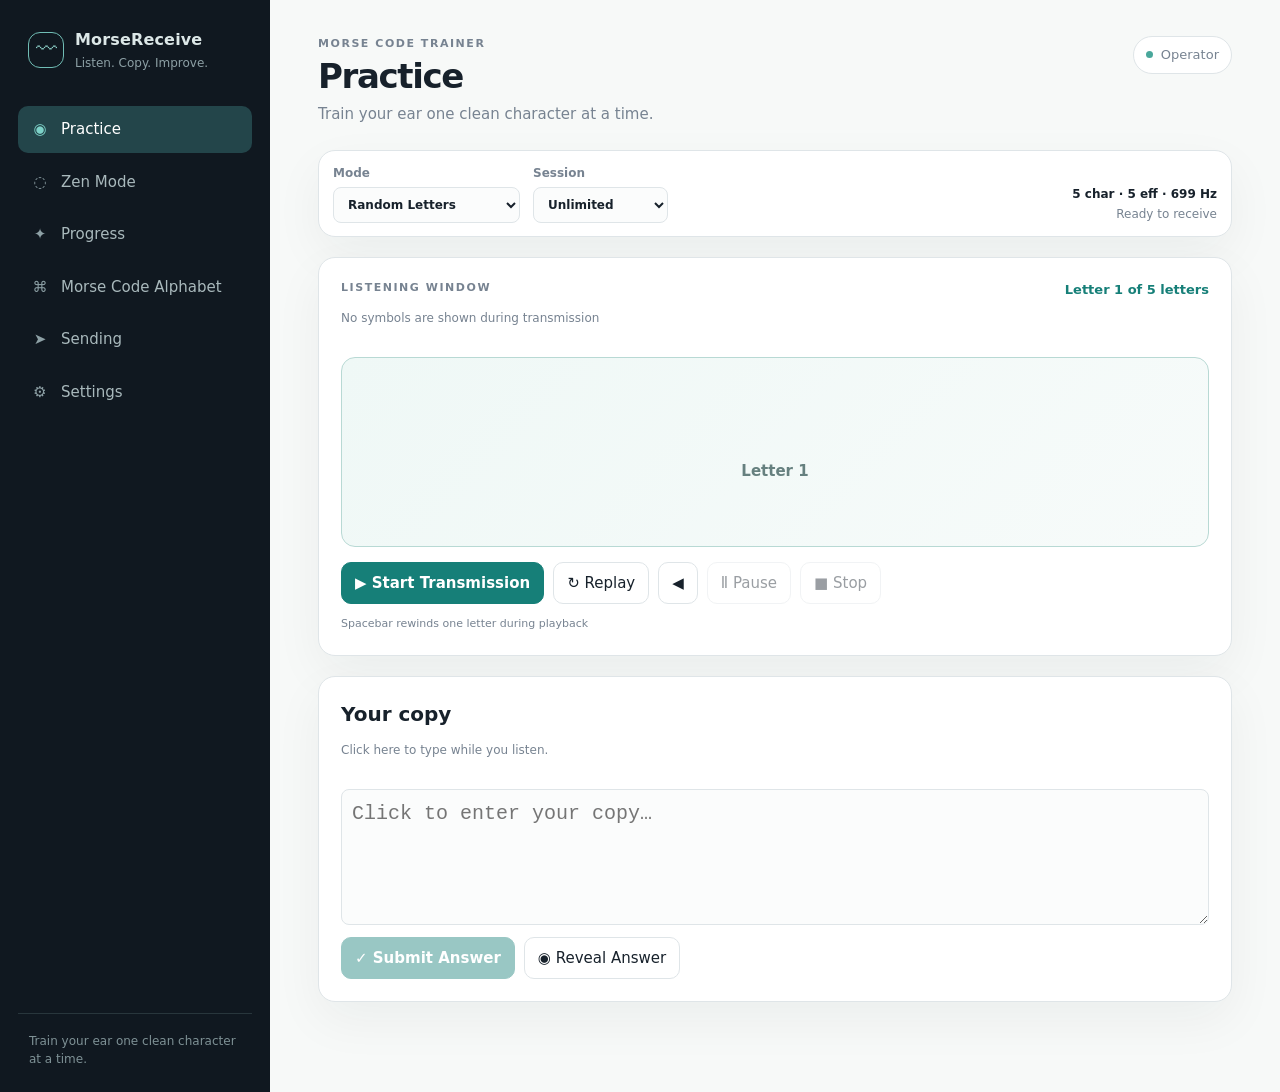
<file: morse-deploy-ready 2/index.html>
<!doctype html>
<html lang="en">
<head>
  <meta charset="utf-8">
  <meta name="viewport" content="width=device-width, initial-scale=1">
  <meta name="theme-color" content="#101820">
  <meta name="description" content="MorseReceive — listen, copy, and improve your Morse code reception.">
  <title>MorseReceive</title>
  <link rel="stylesheet" href="styles.css">
  <link rel="stylesheet" href="feedback.css?v=2">
  <link rel="stylesheet" href="rpg.css/rpg.css?v=9">
</head>
<body>
  <div class="app-shell">
    <aside class="sidebar">
      <div class="brand">
        <div class="brand-mark">〰</div>
        <div><strong>MorseReceive</strong><span>Listen. Copy. Improve.</span></div>
      </div>
      <nav class="side-nav" aria-label="Primary navigation">
        <button class="nav-item active" data-view="practice"><span>◉</span>Practice</button>
        <button class="nav-item" data-view="listen-only"><span>◌</span>Zen Mode</button>
        <button class="nav-item" data-view="progress"><span>✦</span>Progress</button>
        <button class="nav-item" data-view="alphabet"><span>⌘</span>Morse Code Alphabet</button>
        <button class="nav-item" data-view="sending"><span>➤</span>Sending</button>
        <button class="nav-item" data-view="settings"><span>⚙</span>Settings</button>
      </nav>
      <div class="sidebar-note">Train your ear one clean character at a time.</div>
    </aside>

    <main class="main-content">
      <section class="view active" id="practice-view" aria-labelledby="practice-title">
        <header class="page-header">
          <div><p class="eyebrow">MORSE CODE TRAINER</p><h1 id="practice-title">Practice</h1><p>Train your ear one clean character at a time.</p></div>
          <div class="profile-pill"><span class="status-dot"></span><span id="profile-label">Operator</span></div>
        </header>

        <div class="settings-strip panel">
          <label>Mode<select id="mode-select"><option value="letters">Random Letters</option><option value="numbers">Numbers</option><option value="mixed">Letters + Numbers</option><option value="phrases">Phrases</option><option value="halloween">Halloween Words</option><option value="sentences">Sentences</option><option value="halloween-sentences">Halloween Sentences</option></select></label>
          <label>Session<select id="session-select"><option value="0">Unlimited</option><option value="1">1 min</option><option value="3">3 min</option><option value="5">5 min</option><option value="10">10 min</option></select></label>
          <div class="settings-summary"><strong id="summary">5 char · 5 eff · 699 Hz</strong><span>Ready to receive</span></div>
        </div>

        <section class="panel theme-selector" id="practice-theme-selector" hidden aria-labelledby="practice-themes-title">
          <div class="theme-selector-heading"><div><p class="eyebrow">SENTENCE THEMES</p><h2 id="practice-themes-title">Choose your themes</h2><p class="muted">Select one or more libraries for sentence practice.</p></div><button type="button" class="theme-select-all" id="theme-select-all">Select All</button></div>
          <div class="theme-options" id="theme-options"></div>
          <p class="theme-selection-message" id="theme-selection-message" role="status"></p>
        </section>

        <section class="panel listening-card">
          <div class="card-heading"><div><p class="eyebrow">LISTENING WINDOW</p><p class="muted">No symbols are shown during transmission</p></div><strong class="progress-label" id="progress-label">Letter 1 of 5 letters</strong></div>
          <div class="listening-window" id="listening-window"><div class="bars" id="bars" aria-hidden="true"></div><strong id="status-label">Letter 1</strong><span id="countdown-label"></span></div>
          <div class="controls">
            <button class="primary" id="start-button">▶ <span>Start Transmission</span></button>
            <button id="replay-button">↻ <span>Replay</span></button>
            <button id="rewind-button" aria-label="Rewind to the previous letter" title="Rewind to the previous letter">◀</button>
            <button id="pause-button" disabled>Ⅱ <span>Pause</span></button>
            <button id="stop-button" disabled>■ <span>Stop</span></button>
          </div>
          <p class="shortcut-hint">Spacebar rewinds one letter during playback</p>
        </section>

        <section class="panel answer-card">
          <div class="card-heading"><div><h2>Your copy</h2><p class="muted">Click here to type while you listen.</p></div><strong id="score-label"></strong></div>
          <textarea id="answer-input" rows="4" placeholder="Click to enter your copy…" spellcheck="false" readonly></textarea>
          <div class="answer-actions"><button class="primary" id="submit-button" disabled>✓ Submit Answer</button><button id="reveal-button">◉ Reveal Answer</button><button class="primary continue-button" id="continue-button" hidden>Next →</button><span class="answer-message" id="answer-message"></span></div>
          <div class="result" id="result" hidden></div>
        </section>

      </section>

      <section class="view" id="listen-only-view" aria-labelledby="listen-only-title">
        <header class="page-header">
          <div><p class="eyebrow">MORSE CODE TRAINER</p><h1 id="listen-only-title">Zen Mode</h1><p>Hear each transmission, then choose when you are ready for the next one.</p></div>
          <div class="profile-pill"><span class="status-dot"></span><span id="listen-profile-label">Operator</span></div>
        </header>

        <div class="settings-strip panel">
          <label>Mode<select id="listen-mode-select"><option value="letters">Random Letters</option><option value="numbers">Numbers</option><option value="mixed">Letters + Numbers</option><option value="phrases">Phrases</option><option value="halloween">Halloween Words</option><option value="sentences">Sentences</option><option value="halloween-sentences">Halloween Sentences</option></select></label>
          <label>Session<select id="listen-session-select"><option value="0">Unlimited</option><option value="1">1 min</option><option value="3">3 min</option><option value="5">5 min</option><option value="10">10 min</option></select></label>
          <div class="settings-summary"><strong id="listen-summary">5 char · 5 eff · 699 Hz</strong><span>Ready to receive</span></div>
        </div>

        <section class="panel theme-selector" id="listen-theme-selector" hidden aria-labelledby="listen-themes-title">
          <div class="theme-selector-heading"><div><p class="eyebrow">SENTENCE THEMES</p><h2 id="listen-themes-title">Choose your themes</h2><p class="muted">Select one or more libraries for sentence practice.</p></div><button type="button" class="theme-select-all" id="listen-theme-select-all">Select All</button></div>
          <div class="theme-options" id="listen-theme-options"></div>
          <p class="theme-selection-message" id="listen-theme-selection-message" role="status"></p>
        </section>

        <section class="panel listening-card">
          <div class="card-heading"><div><p class="eyebrow">LISTENING WINDOW</p><p class="muted">No symbols or answer box in Zen Mode</p></div><strong class="progress-label" id="listen-progress-label">Letter 1 of 5 letters</strong></div>
          <div class="listening-window" id="listen-listening-window"><div class="bars" id="listen-bars" aria-hidden="true"></div><strong id="listen-status-label">Letter 1</strong><span id="listen-countdown-label"></span></div>
          <div class="controls">
            <button class="primary" id="listen-start-button">▶ <span>Start Transmission</span></button>
            <button id="listen-replay-button">↻ <span>Replay</span></button>
            <button id="listen-rewind-button" aria-label="Rewind to the previous letter" title="Rewind to the previous letter">◀</button>
            <button id="listen-pause-button" disabled>Ⅱ <span>Pause</span></button>
            <button id="listen-stop-button" disabled>■ <span>Stop</span></button>
            <button class="primary continue-button" id="listen-next-button" disabled hidden>Next →</button>
          </div>
          <p class="shortcut-hint">Spacebar rewinds one letter during playback · Next advances after the transmission ends</p>
        </section>
      </section>

      <section class="view" id="progress-view" aria-labelledby="progress-title">
        <header class="page-header"><div><p class="eyebrow">OPERATOR PROGRESSION</p><h1 id="progress-title">Progress</h1><p>Track your signal, challenges, mastery, and achievements.</p></div><div class="profile-pill"><span class="status-dot"></span><span id="progress-rank-label">Signal Novice</span></div></header>

        <section class="panel rpg-dashboard" aria-labelledby="progression-title">
          <div class="rpg-dashboard-heading"><div><p class="eyebrow">SIGNAL PATH</p><h2 id="progression-title">Level up your reception</h2><p class="muted">Every clean copy moves you closer to the next rank.</p></div><div class="rank-chip"><span id="rpg-rank-icon">◈</span><span id="rpg-rank">Signal Novice</span></div></div>
          <div class="rpg-level-row"><div class="level-orb"><span>LEVEL</span><strong id="rpg-level">1</strong></div><div class="xp-panel"><div class="xp-label-row"><strong id="rpg-xp-label">0 / 100 XP</strong><span id="rpg-next-level">100 XP to next level</span></div><div class="xp-track"><div id="rpg-xp-fill"></div></div><p id="rpg-xp-message" class="muted">Start a transmission to earn XP.</p></div></div>
        </section>

        <div class="rpg-two-column">
          <section class="panel rpg-section daily-quest-panel" aria-labelledby="daily-title"><div class="section-heading"><div><p class="eyebrow">DAILY OBJECTIVES</p><h2 id="daily-title">Daily Quests</h2></div><span id="daily-date" class="muted"></span></div><div class="daily-quest-summary"><strong id="daily-quest-count">0/5 quests complete</strong><span id="daily-reset-countdown">Resets in --:--:--</span><span id="daily-streak-status">Complete 3 quests to qualify for today’s streak.</span></div><div class="quest-group"><div class="quest-group-label">Standard quests</div><div id="daily-quests-standard" class="challenge-list"></div></div><div class="quest-group"><div class="quest-group-label">Bonus quests</div><div id="daily-quests-bonus" class="challenge-list"></div></div></section>
          <section class="panel rpg-section" aria-labelledby="stats-title"><div class="section-heading"><div><p class="eyebrow">FIELD REPORT</p><h2 id="stats-title">Training Statistics</h2></div></div><div id="rpg-stat-grid" class="rpg-stat-grid"></div></section>
        </div>

        <section class="panel rpg-section theme-progress-section" aria-labelledby="theme-progress-title"><div class="section-heading"><div><p class="eyebrow">THEMED RECEPTION</p><h2 id="theme-progress-title">Sentence Library Progress</h2><p class="muted">Unique themed sentences completed with a perfect copy.</p></div></div><div id="theme-progress-grid" class="theme-progress-grid"></div></section>

        <section class="panel rpg-section" aria-labelledby="achievements-title"><div class="section-heading"><div><p class="eyebrow">TROPHIES</p><h2 id="achievements-title">Achievements</h2></div><span id="achievement-count" class="muted"></span></div><div id="achievement-grid" class="achievement-grid"></div></section>
      </section>

      <section class="view" id="alphabet-view" aria-labelledby="alphabet-title">
        <header class="page-header"><div><p class="eyebrow">REFERENCE</p><h1 id="alphabet-title">Morse Code Alphabet</h1><p>International Morse Code, always available offline.</p></div></header>
        <div class="alphabet-grid panel" id="alphabet-grid"></div>
      </section>

      <section class="view" id="sending-view" aria-labelledby="sending-title">
        <header class="page-header"><div><p class="eyebrow">MORSE CODE TRAINER</p><h1 id="sending-title">Sending</h1><p>Your sending reference design.</p></div></header>
        <section class="panel sending-card">
          <img class="sending-design" src="Untitled Design.png" alt="CWING SDD sending design">
        </section>
      </section>

      <section class="view" id="settings-view" aria-labelledby="settings-title">
        <header class="page-header"><div><p class="eyebrow">PREFERENCES</p><h1 id="settings-title">Settings</h1><p>Shape the timing and feel of your practice sessions.</p></div></header>
        <div class="panel settings-form">
          <div class="setting-section"><h2>CW timing</h2><label>Character speed <output id="character-wpm-value">5 WPM</output><input id="character-wpm" type="range" min="1" max="40" value="5"></label><label>Effective speed <output id="effective-wpm-value">5 WPM</output><input id="effective-wpm" type="range" min="1" max="40" value="5"></label><label>Tone frequency <output id="frequency-value">699 Hz</output><input id="frequency" type="range" min="300" max="1000" value="699"></label><label>Volume <output id="volume-value">62%</output><input id="volume" type="range" min="0" max="100" value="62"></label><button id="reset-settings">Reset to Standard Timing</button></div>
          <div class="setting-section"><h2>Exercise behavior</h2><label class="toggle-row"><span>Countdown before transmission</span><input id="countdown-setting" type="checkbox" checked></label><label class="toggle-row"><span>Repeat until decoded correctly</span><input id="repeat-correct" type="checkbox"></label><label>Silence before <output id="before-value">0.7s</output><input id="silence-before" type="range" min="0" max="3" step="0.1" value="0.7"></label><label>Silence after <output id="after-value">0.7s</output><input id="silence-after" type="range" min="0" max="3" step="0.1" value="0.7"></label></div>
          <div class="setting-section"><h2>Profile</h2><label>Profile name<input id="profile-name" type="text" value="Operator"></label><p class="muted">Your settings and progress stay in this browser on this device.</p></div>
        </div>
      </section>
    </main>
  </div>
  <div class="rpg-toast" id="rpg-toast" role="status" aria-live="polite"></div>
  <div class="toast" id="toast" role="status" aria-live="polite"></div>
  <script src="rpg.js?v=16"></script>
  <script src="app.js?v=36"></script>
</body>
</html>
</file>
<file: morse-deploy-ready 2/styles.css>
:root{color-scheme:light;--ink:#17212b;--muted:#778391;--line:#dfe5e8;--paper:#f7f9f8;--panel:#fff;--accent:#167f78;--accent-dark:#0c625d;--warm:#e7b968;--shadow:0 18px 50px #16202b0d}*{box-sizing:border-box}body{margin:0;background:var(--paper);color:var(--ink);font:15px/1.5 Inter,ui-sans-serif,system-ui,-apple-system,BlinkMacSystemFont,"Segoe UI",sans-serif}button,input,select,textarea{font:inherit}button{border:1px solid var(--line);border-radius:10px;background:var(--panel);color:var(--ink);cursor:pointer;transition:.18s ease}button:hover:not(:disabled){border-color:var(--accent);transform:translateY(-1px)}button:disabled{cursor:not-allowed;opacity:.43}.app-shell{display:flex;min-height:100vh}.sidebar{width:270px;padding:28px 18px 24px;background:#101820;color:#dce7e7;display:flex;flex-direction:column}.brand{display:flex;align-items:center;gap:11px;padding:0 10px 34px}.brand-mark{width:36px;height:36px;display:grid;place-items:center;border:1px solid #70bdb5;border-radius:12px;color:#8dd1c9;font-size:21px}.brand strong,.brand span{display:block}.brand strong{font-size:16px;letter-spacing:.01em}.brand span{color:#8da0a5;font-size:12px;margin-top:2px}.side-nav{display:grid;gap:6px}.nav-item{border:0;background:transparent;color:#a9b9bc;text-align:left;padding:12px 13px;display:flex;gap:12px;align-items:center;border-radius:10px}.nav-item span{width:18px;text-align:center;color:#8da0a5}.nav-item:hover{background:#1c2a32;color:#fff}.nav-item.active{background:#23454a;color:#fff}.nav-item.active span{color:#7dd2c8}.sidebar-note{margin-top:auto;border-top:1px solid #28363c;padding:18px 11px 0;color:#7e9195;font-size:12px}.main-content{flex:1;max-width:1250px;margin:0 auto;padding:36px 48px 70px;width:100%}.view{display:none;animation:appear .22s ease}.view.active{display:block}@keyframes appear{from{opacity:0;transform:translateY(4px)}to{opacity:1;transform:none}}.page-header{display:flex;justify-content:space-between;align-items:flex-start;margin-bottom:25px}.page-header h1{font-size:34px;line-height:1.1;letter-spacing:-.04em;margin:5px 0 8px}.page-header p:not(.eyebrow){color:var(--muted);margin:0}.eyebrow{color:var(--muted);font-size:11px;font-weight:800;letter-spacing:.14em;margin:0}.profile-pill{display:flex;align-items:center;gap:8px;border:1px solid var(--line);background:#fff;padding:8px 12px;border-radius:999px;color:var(--muted);font-size:13px}.status-dot{width:7px;height:7px;border-radius:50%;background:#49a79b}.panel{background:var(--panel);border:1px solid var(--line);border-radius:17px;box-shadow:var(--shadow)}.settings-strip{display:flex;gap:13px;align-items:end;padding:13px 14px;margin-bottom:20px}.settings-strip label,.settings-form label{display:grid;gap:5px;color:var(--muted);font-size:12px;font-weight:700}.settings-strip select{min-width:135px}.settings-strip select,.settings-form input[type=text],select,textarea{border:1px solid var(--line);border-radius:8px;background:#fbfcfc;color:var(--ink);padding:9px 10px;outline:none}.settings-strip select:focus,.settings-form input:focus,textarea:focus{border-color:var(--accent);box-shadow:0 0 0 3px #167f7819}.settings-summary{margin-left:auto;display:grid;text-align:right;gap:2px}.settings-summary strong{font-size:12px}.settings-summary span,.muted{color:var(--muted);font-size:12px}.listening-card,.answer-card{padding:22px;margin-bottom:20px}.card-heading{display:flex;justify-content:space-between;gap:20px;align-items:start}.card-heading h2{font-size:20px;margin:0 0 4px}.progress-label{color:var(--accent);font-size:13px;white-space:nowrap}.listening-window{min-height:190px;margin:18px 0 15px;border-radius:14px;border:1px solid #b8d9d4;background:linear-gradient(135deg,#eff8f6,#f7fbfa);display:flex;flex-direction:column;align-items:center;justify-content:center;gap:17px}.listening-window.is-playing{background:linear-gradient(135deg,#e3f4f0,#f3fbf9)}.listening-window strong{color:#66807f;font-size:15px}.bars{display:flex;gap:5px;align-items:center;height:38px}.bars i{width:5px;height:21px;border-radius:8px;background:#5ab4a9;opacity:.65;transform-origin:center}.is-playing .bars i{animation:pulse .7s ease-in-out infinite alternate}.bars i:nth-child(2n){animation-delay:.15s}.bars i:nth-child(3n){animation-delay:.28s}@keyframes pulse{to{height:38px;opacity:1}}.controls{display:flex;gap:9px;flex-wrap:wrap}.controls button,.answer-actions button{padding:9px 13px}.primary{background:var(--accent);border-color:var(--accent);color:#fff;font-weight:750}.primary:hover:not(:disabled){background:var(--accent-dark);border-color:var(--accent-dark)}.shortcut-hint{color:var(--muted);font-size:11px;margin:12px 0 0}.answer-card textarea{display:block;width:100%;resize:vertical;margin:18px 0 12px;min-height:120px;font:20px/1.45 ui-monospace,SFMono-Regular,Menlo,monospace}.answer-actions{display:flex;align-items:center;gap:9px;flex-wrap:wrap}.answer-message{color:var(--muted);font-size:13px}.result{border-top:1px solid var(--line);margin-top:18px;padding-top:15px;color:var(--muted)}.result strong{color:var(--ink);display:block;margin-bottom:3px}.alphabet-grid{padding:18px;display:grid;grid-template-columns:repeat(auto-fill,minmax(125px,1fr));gap:10px}.morse-cell{border:1px solid var(--line);border-radius:12px;padding:14px;background:#fbfcfc}.morse-cell strong{font-size:22px;display:block}.morse-cell code{font-size:17px;color:var(--accent);letter-spacing:.12em}.settings-form{max-width:780px;padding:24px}.setting-section{padding:0 0 24px;margin-bottom:24px;border-bottom:1px solid var(--line);display:grid;gap:13px}.setting-section:last-child{border:0;margin:0;padding:0}.setting-section h2{font-size:17px;margin:0 0 3px}.setting-section label:not(.toggle-row){grid-template-columns:1fr auto}.setting-section label input[type=range]{grid-column:1/-1;width:100%;accent-color:var(--accent)}.setting-section output{font-weight:700;color:var(--ink)}.toggle-row{display:flex;justify-content:space-between;align-items:center;color:var(--ink)!important;font-weight:500!important}.toggle-row input{accent-color:var(--accent);width:19px;height:19px}.toast{position:fixed;bottom:25px;right:25px;background:#101820;color:#fff;padding:10px 14px;border-radius:9px;opacity:0;transform:translateY(8px);pointer-events:none;transition:.2s}.toast.show{opacity:1;transform:none}@media(max-width:850px){.sidebar{width:220px}.main-content{padding:28px 25px}.settings-strip{flex-wrap:wrap}.settings-summary{margin-left:0;text-align:left;width:100%}}@media(max-width:620px){.app-shell{display:block;padding-bottom:74px}.sidebar{position:fixed;z-index:10;bottom:0;left:0;right:0;width:100%;height:67px;padding:5px 8px;background:#101820}.brand,.sidebar-note{display:none}.side-nav{display:flex;justify-content:space-around;gap:2px}.nav-item{height:57px;display:flex;flex-direction:column;justify-content:center;gap:2px;padding:4px 9px;font-size:10px;text-align:center}.nav-item span{height:18px}.main-content{padding:24px 14px 30px}.page-header{display:block}.profile-pill{display:inline-flex;margin-top:15px}.page-header h1{font-size:30px}.settings-strip{display:grid;grid-template-columns:1fr 1fr}.settings-strip label:first-child{grid-column:1/-1}.settings-strip select{min-width:0;width:100%}.listening-card,.answer-card{padding:16px}.controls{display:grid;grid-template-columns:1fr 1fr}.controls button:first-child{grid-column:1/-1}.controls button{padding:10px 8px}.controls button span{font-size:12px}.alphabet-grid{grid-template-columns:repeat(2,1fr);padding:11px}.setting-section label:not(.toggle-row){grid-template-columns:1fr auto}}
.sending-card{padding:22px;display:flex;justify-content:center;align-items:center;overflow:hidden}.sending-design{display:block;width:100%;max-width:100%;height:auto;border-radius:12px}
.theme-selector{padding:18px 20px;margin-bottom:20px}.theme-selector-heading{display:flex;align-items:flex-start;justify-content:space-between;gap:18px}.theme-selector-heading h2{font-size:18px;margin:3px 0}.theme-select-all{padding:8px 12px;color:var(--accent-dark);font-weight:750;white-space:nowrap}.theme-options{display:grid;grid-template-columns:repeat(3,minmax(0,1fr));gap:9px;margin-top:15px}.theme-option{display:flex;align-items:center;gap:9px;min-width:0;padding:10px;border:1px solid var(--line);border-radius:11px;background:#fbfcfc;color:var(--ink);cursor:pointer}.theme-option:hover{border-color:#9ccfc8;background:#f5fbfa}.theme-option input{width:17px;height:17px;flex:0 0 auto;accent-color:var(--accent)}.theme-option-icon{font-size:1.25rem}.theme-option strong,.theme-option small{display:block}.theme-option strong{font-size:.86rem}.theme-option small{margin-top:2px;color:var(--muted);font-size:.7rem}.theme-selection-message{margin:12px 0 0;color:var(--muted);font-size:.75rem}.theme-progress-section{margin-top:1rem}.theme-progress-grid{display:grid;grid-template-columns:repeat(2,minmax(0,1fr));gap:.7rem;margin-top:1rem}.theme-progress-card{display:flex;align-items:flex-start;gap:.7rem;padding:.8rem;border:1px solid var(--line);border-radius:.8rem;background:#fbfcfc}.theme-progress-icon{display:grid;place-items:center;width:2.15rem;height:2.15rem;flex:0 0 auto;border-radius:.7rem;background:#fff6df;font-size:1.15rem}.theme-progress-copy{min-width:0;flex:1}.theme-progress-title{display:flex;justify-content:space-between;gap:.5rem;margin-bottom:.45rem}.theme-progress-title strong{font-size:.85rem}.theme-progress-title span{color:var(--accent-dark);font-size:.75rem;font-weight:750;white-space:nowrap}.theme-progress-card small{display:block;margin-top:.35rem;color:var(--muted);font-size:.7rem}@media(max-width:850px){.theme-options{grid-template-columns:repeat(2,minmax(0,1fr))}}@media(max-width:620px){.theme-selector{padding:15px}.theme-selector-heading{display:block}.theme-select-all{margin-top:10px}.theme-options,.theme-progress-grid{grid-template-columns:1fr}.theme-option{padding:11px}}
</file>
<file: morse-deploy-ready 2/feedback.css>
.continue-button{margin-left:auto}.result.perfect-result{border:1px solid #69bd91;border-radius:12px;background:linear-gradient(135deg,#edfaf2,#fbfffc);padding:15px;animation:reward-pop .35s ease}.reward-line{color:#197348;font-weight:800;margin-bottom:8px}@keyframes reward-pop{0%{opacity:0;transform:scale(.98) translateY(4px)}100%{opacity:1;transform:none}}@media(max-width:620px){.continue-button{margin-left:0;width:100%}}
</file>
<file: morse-deploy-ready 2/rpg.css/rpg.css>
.rpg-dashboard,
.rpg-section {
  border-color: var(--line);
  background: var(--panel);
}

.rpg-dashboard {
  padding: 22px;
  margin-bottom: 18px;
}

.rpg-dashboard-heading,
.section-heading,
.rpg-level-row,
.xp-label-row {
  display: flex;
  align-items: center;
  justify-content: space-between;
  gap: 1rem;
}

.rpg-dashboard-heading h2,
.section-heading h2 {
  margin: 0.15rem 0 0.25rem;
}

.rank-chip {
  display: inline-flex;
  align-items: center;
  gap: 0.55rem;
  padding: 0.55rem 0.85rem;
  border: 1px solid #e8c984;
  border-radius: 999px;
  color: #8b661d;
  background: #fffaf0;
  font-weight: 750;
  white-space: nowrap;
}

.rank-chip span:first-child {
  color: var(--warm);
  font-size: 1.2rem;
}

.rpg-level-row {
  justify-content: flex-start;
  margin-top: 1.35rem;
}

.level-orb {
  width: 74px;
  height: 74px;
  display: grid;
  place-content: center;
  text-align: center;
  border: 2px solid var(--warm);
  border-radius: 50%;
  background: #fffaf0;
  box-shadow: 0 8px 22px #e7b96825;
  flex: 0 0 auto;
}

.level-orb span {
  color: var(--muted);
  font-size: 0.58rem;
  letter-spacing: 0.12em;
}

.level-orb strong {
  color: #8b661d;
  font-size: 1.65rem;
  line-height: 1;
}

.xp-panel {
  min-width: 0;
  flex: 1;
}

.xp-label-row {
  font-size: 0.85rem;
}

.xp-label-row strong {
  color: var(--accent-dark);
}

.xp-track,
.challenge-progress {
  height: 0.58rem;
  overflow: hidden;
  border-radius: 999px;
  background: #edf1f1;
}

.xp-track {
  margin: 0.55rem 0 0.35rem;
}

.xp-track div,
.challenge-progress i {
  display: block;
  height: 100%;
  border-radius: inherit;
  background: linear-gradient(90deg, #d99b43, #e7b968, #49a79b);
  box-shadow: 0 0 14px #49a79b35;
  transition: width 500ms ease;
}

.rpg-two-column {
  display: grid;
  grid-template-columns: minmax(0, 1fr) minmax(0, 1fr);
  gap: 1rem;
}

.rpg-section {
  padding: 20px;
  margin-top: 1rem;
}

.rpg-two-column .rpg-section {
  margin-top: 0;
}

.section-heading {
  align-items: flex-start;
}

.daily-quest-summary {
  display: flex;
  flex-wrap: wrap;
  align-items: center;
  gap: 0.55rem 1rem;
  margin-top: 0.9rem;
  padding: 0.7rem 0.8rem;
  border: 1px solid #e8eeee;
  border-radius: 0.7rem;
  background: #fbfcfc;
  color: var(--muted);
  font-size: 0.75rem;
}

.daily-quest-summary strong {
  color: var(--accent-dark);
}

.daily-quest-summary span:last-child {
  width: 100%;
  color: var(--muted);
}

.quest-group {
  margin-top: 1rem;
}

.quest-group-label {
  color: var(--muted);
  font-size: 0.68rem;
  font-weight: 800;
  letter-spacing: 0.12em;
  text-transform: uppercase;
}

.challenge-list,
.achievement-grid {
  display: grid;
  gap: 0.7rem;
  margin-top: 1rem;
}

.challenge-card,
.achievement-card {
  display: flex;
  align-items: flex-start;
  gap: 0.75rem;
  padding: 0.8rem;
  border: 1px solid var(--line);
  border-radius: 0.8rem;
  background: #fbfcfc;
}

.challenge-card.complete,
.achievement-card.unlocked {
  border-color: #9bd4cb;
  background: #f0faf8;
}

.challenge-icon,
.achievement-icon {
  display: grid;
  place-items: center;
  width: 2rem;
  height: 2rem;
  flex: 0 0 auto;
  border-radius: 0.65rem;
  color: #927024;
  background: #fff6df;
  font-size: 1.1rem;
}

.challenge-card.complete .challenge-icon,
.achievement-card.unlocked .achievement-icon {
  color: var(--accent-dark);
  background: #e1f4f0;
}

.challenge-copy,
.achievement-copy {
  min-width: 0;
  flex: 1;
}

.challenge-copy strong,
.achievement-copy strong {
  display: block;
  color: var(--ink);
}

.quest-title-row {
  display: flex;
  align-items: baseline;
  justify-content: space-between;
  gap: 0.7rem;
}

.quest-title-row b {
  flex: 0 0 auto;
  color: #927024;
  font-size: 0.72rem;
}

.challenge-copy span,
.achievement-copy span {
  display: block;
  margin: 0.18rem 0 0.55rem;
  color: var(--muted);
  font-size: 0.82rem;
}

.challenge-copy small,
.achievement-copy small {
  display: block;
  margin-top: 0.35rem;
  color: var(--muted);
  font-size: 0.72rem;
}

.rpg-stat-grid {
  display: grid;
  grid-template-columns: repeat(3, minmax(0, 1fr));
  gap: 0.6rem;
  margin-top: 1rem;
}

.rpg-stat-tile {
  min-width: 0;
  padding: 0.75rem;
  border: 1px solid #edf0f0;
  border-radius: 0.7rem;
  background: #fbfcfc;
}

.rpg-stat-tile span,
.rpg-stat-tile strong {
  display: block;
  overflow: hidden;
  text-overflow: ellipsis;
  white-space: nowrap;
}

.rpg-stat-tile span {
  color: var(--muted);
  font-size: 0.7rem;
}

.rpg-stat-tile strong {
  margin-top: 0.25rem;
  color: var(--accent-dark);
  font-size: 1rem;
}

.rpg-toast {
  position: fixed;
  z-index: 20;
  left: 50%;
  bottom: 1.5rem;
  max-width: min(92vw, 430px);
  padding: 0.85rem 1.15rem;
  border: 1px solid #9bd4cb;
  border-radius: 999px;
  color: var(--accent-dark);
  background: #f5fffd;
  box-shadow: 0 12px 35px #16202b1c;
  opacity: 0;
  pointer-events: none;
  transform: translate(-50%, 1rem);
  transition: opacity 180ms ease, transform 180ms ease;
}

.rpg-toast.show {
  opacity: 1;
  transform: translate(-50%, 0);
}

.rpg-toast.prominent {
  border-color: #e8c984;
  color: #8b661d;
  background: #fffaf0;
  animation: rpg-pop 420ms ease both;
}

.rpg-toast.xp-reward {
  display: grid;
  gap: 0.18rem;
  min-width: min(250px, 82vw);
  padding: 0.9rem 1.25rem 1rem;
  border-color: #8fd3c7;
  border-radius: 1.1rem;
  color: #126e64;
  background: linear-gradient(145deg, #ffffff 0%, #effcf9 100%);
  box-shadow: 0 16px 42px #126e6426, 0 0 0 5px #a8e1d633;
  text-align: center;
  transform: translate(-50%, 1rem) scale(0.92);
}

.rpg-toast.xp-reward.show {
  animation: xp-reward-pop 560ms cubic-bezier(0.2, 0.8, 0.2, 1) both;
}

.rpg-toast.level-up {
  display: grid;
  gap: 0.18rem;
  min-width: min(280px, 84vw);
  padding: 1rem 1.35rem 1.1rem;
  border-color: #e2bb63;
  border-radius: 1.2rem;
  color: #765313;
  background: linear-gradient(145deg, #fffef7 0%, #fff6d9 100%);
  box-shadow: 0 18px 48px #9a731d33, 0 0 0 6px #f3d98a4d;
  text-align: center;
  transform: translate(-50%, 1rem) scale(0.9);
}

.rpg-toast.level-up.show {
  animation: level-up-pop 700ms cubic-bezier(0.2, 0.8, 0.2, 1) both;
}

.level-toast-kicker {
  color: #a27618;
  font-size: 0.72rem;
  font-weight: 900;
  letter-spacing: 0.16em;
}

.level-toast-number {
  color: #8b661d;
  font-size: 1.75rem;
  line-height: 1.05;
}

.level-toast-rank {
  color: #6e7b67;
  font-size: 0.88rem;
  font-weight: 800;
}

.xp-toast-kicker {
  color: #8b661d;
  font-size: 0.68rem;
  font-weight: 800;
  letter-spacing: 0.14em;
}

.xp-toast-amount {
  color: #177e72;
  font-size: 1.6rem;
  line-height: 1.1;
}

.xp-toast-label {
  color: #59716e;
  font-size: 0.78rem;
  font-weight: 700;
}

@keyframes xp-reward-pop {
  0% { opacity: 0; transform: translate(-50%, 1rem) scale(0.86); }
  55% { opacity: 1; transform: translate(-50%, 0) scale(1.06); }
  78% { transform: translate(-50%, 0) scale(0.98); }
  100% { opacity: 1; transform: translate(-50%, 0) scale(1); }
}

@keyframes level-up-pop {
  0% { opacity: 0; transform: translate(-50%, 1rem) scale(0.78) rotate(-2deg); }
  45% { opacity: 1; transform: translate(-50%, 0) scale(1.1) rotate(1deg); }
  70% { transform: translate(-50%, 0) scale(0.97) rotate(0); }
  100% { opacity: 1; transform: translate(-50%, 0) scale(1) rotate(0); }
}

@keyframes rpg-pop {
  0% { transform: translate(-50%, 1rem) scale(0.96); }
  65% { transform: translate(-50%, 0) scale(1.03); }
  100% { transform: translate(-50%, 0) scale(1); }
}

@media (max-width: 850px) {
  .rpg-two-column {
    grid-template-columns: repeat(2, minmax(0, 1fr));
  }
}

@media (max-width: 620px) {
  .rpg-dashboard-heading,
  .rpg-level-row {
    align-items: flex-start;
    flex-direction: column;
  }

  .rpg-two-column {
    grid-template-columns: 1fr;
  }

  .rpg-stat-grid {
    grid-template-columns: repeat(2, minmax(0, 1fr));
  }

  .xp-panel {
    width: 100%;
  }
}

@media (prefers-reduced-motion: reduce) {
  .rpg-toast.xp-reward.show,
  .rpg-toast.level-up.show,
  .rpg-toast.prominent {
    animation: none;
  }
}
</file>
